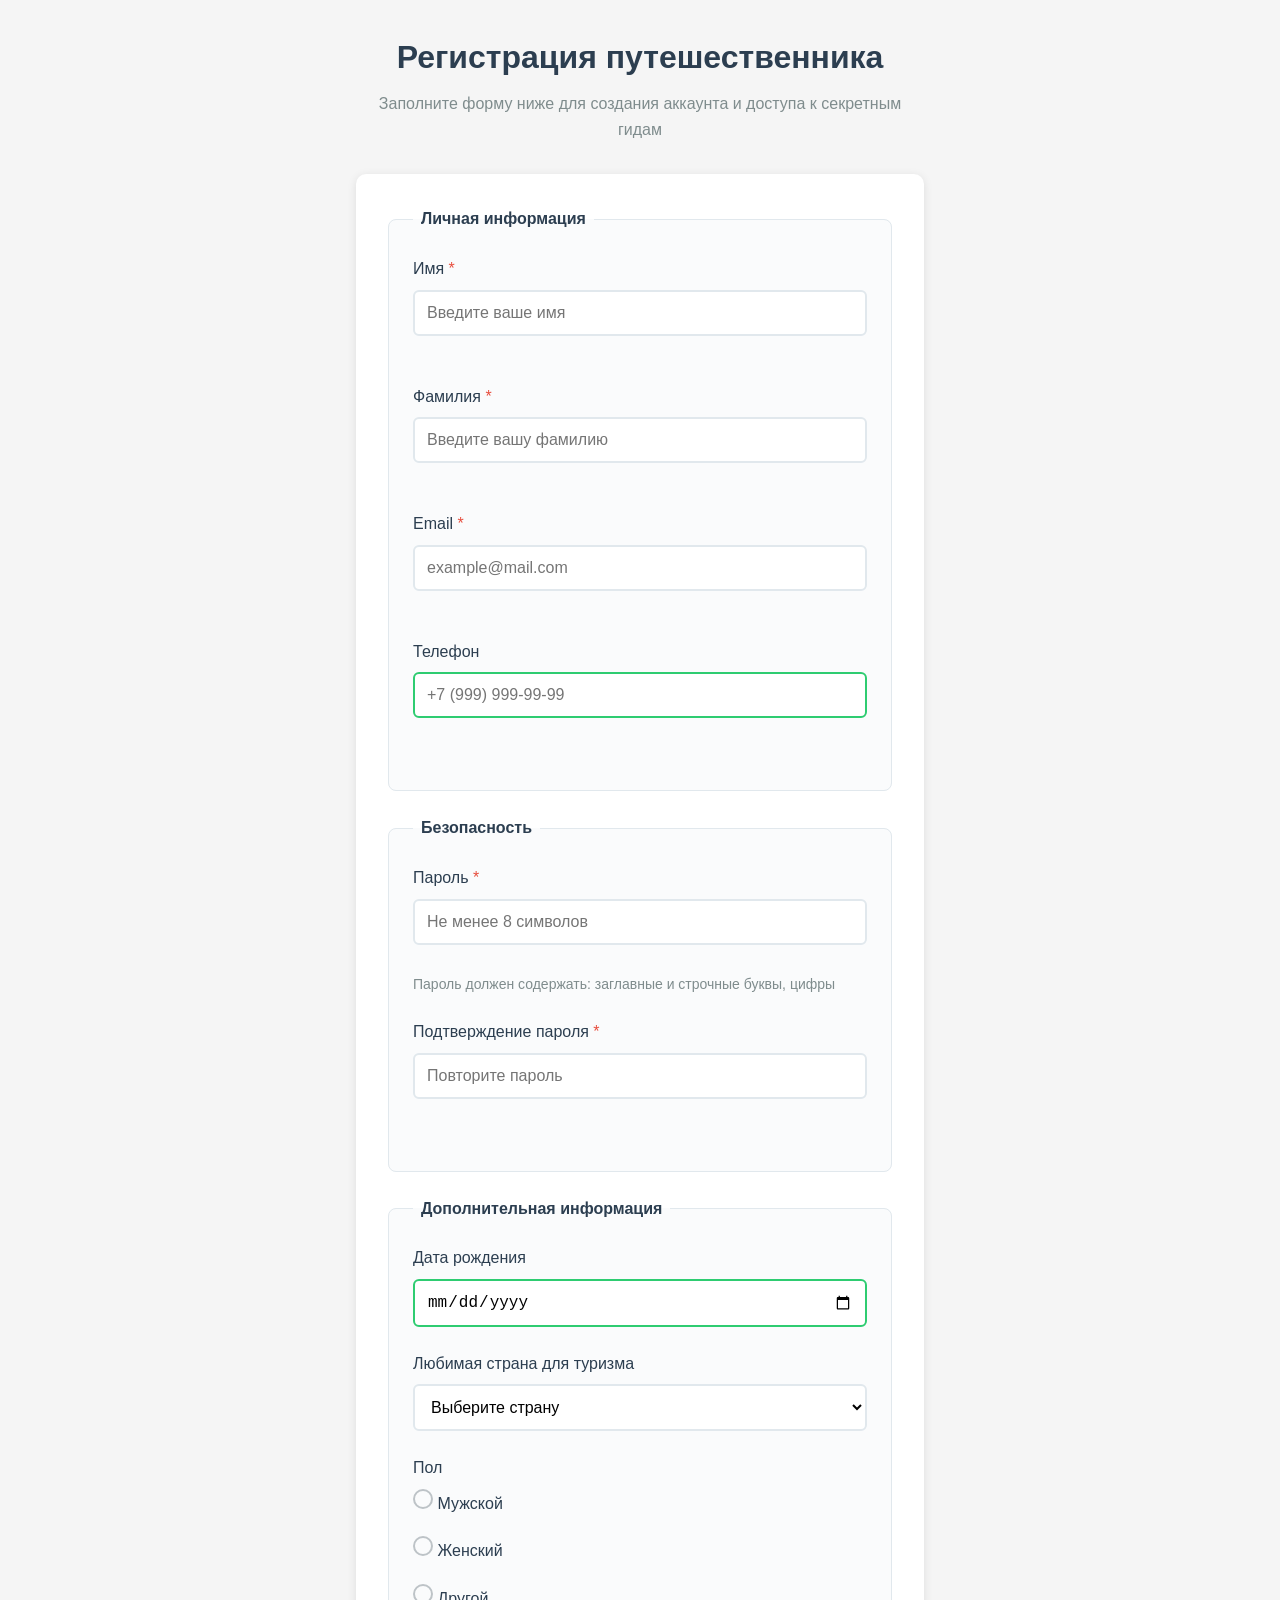
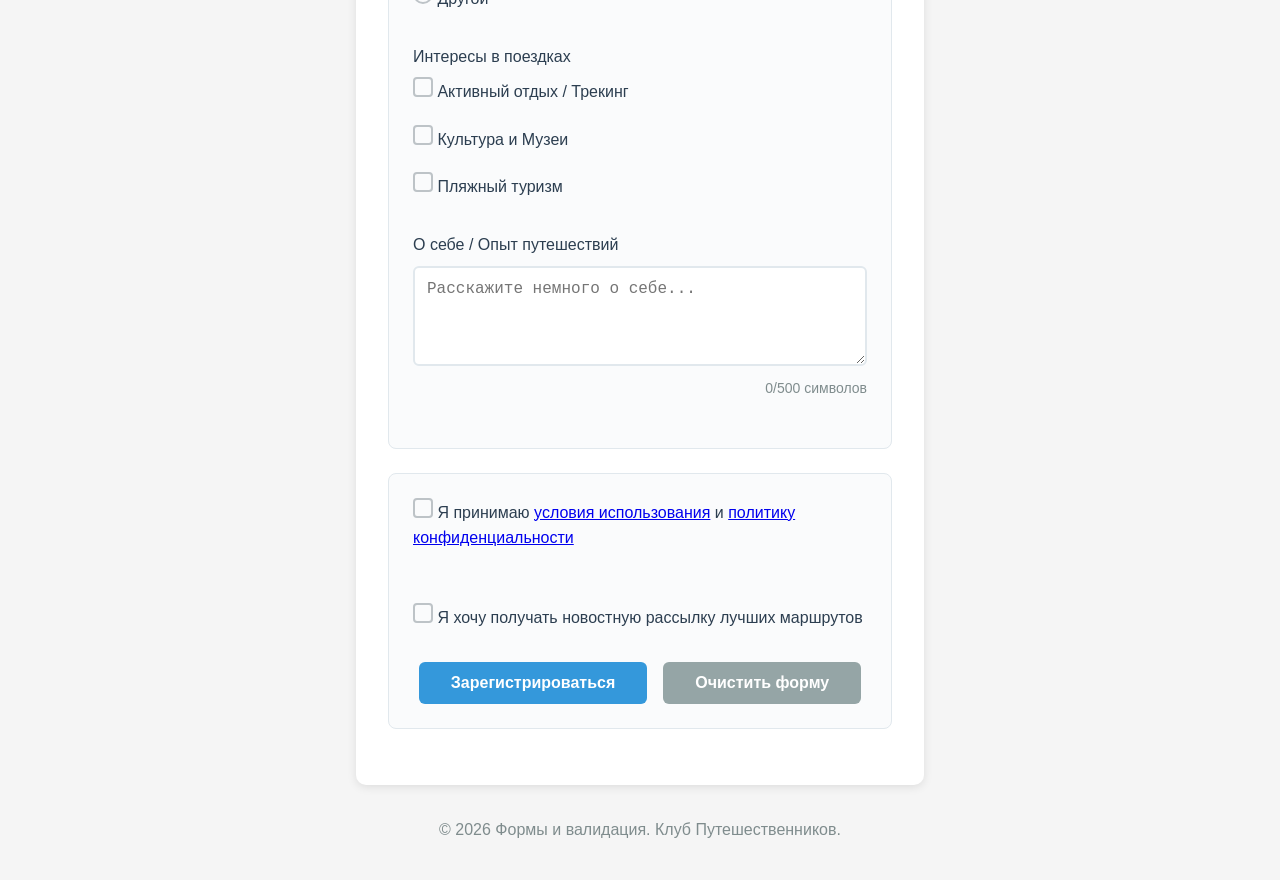
<file: index.html>
﻿<!DOCTYPE html>
<html lang="ru">
<head>
    <meta charset="UTF-8">
    <meta name="viewport" content="width=device-width, initial-scale=1.0">
    <title>Вёрстка и валидация форм — Клуб Путешественников</title>
    <link rel="stylesheet" href="reset.css">
    <link rel="stylesheet" href="styles.css">
</head>
<body>

    <div class="container">
        <header class="header">
            <h1>Регистрация путешественника</h1>
            <p>Заполните форму ниже для создания аккаунта и доступа к секретным гидам</p>
        </header>

        <main class="main">
            <form class="registration-form" id="registrationForm" novalidate>

                <!-- Личная информация -->
                <fieldset class="form-section">
                    <legend>Личная информация</legend>

                    <div class="form-group">
                        <label for="firstName" class="required">Имя</label>
                        <input type="text" id="firstName" name="firstName" required minlength="2" maxlength="50" placeholder="Введите ваше имя">
                        <span class="error-message" id="firstNameError"></span>
                    </div>

                    <div class="form-group">
                        <label for="lastName" class="required">Фамилия</label>
                        <input type="text" id="lastName" name="lastName" required minlength="2" maxlength="50" placeholder="Введите вашу фамилию">
                        <span class="error-message" id="lastNameError"></span>
                    </div>

                    <div class="form-group">
                        <label for="email" class="required">Email</label>
                        <input type="email" id="email" name="email" required placeholder="example@mail.com">
                        <span class="error-message" id="emailError"></span>
                    </div>

                    <div class="form-group">
                        <label for="phone">Телефон</label>
                        <input type="tel" id="phone" name="phone" pattern="[\+]\d{1,3}\s?\(?\d{1,5}\)?\s?\d{1,3}[\-]\d{2}[\-]\d{2}" placeholder="+7 (999) 999-99-99">
                        <span class="error-message" id="phoneError"></span>
                    </div>
                </fieldset>

                <!-- Пароль -->
                <fieldset class="form-section">
                    <legend>Безопасность</legend>

                    <div class="form-group">
                        <label for="password" class="required">Пароль</label>
                        <input type="password" id="password" name="password" required minlength="8" pattern="^(?=.*[a-z])(?=.*[A-Z])(?=.*\d).+$" placeholder="Не менее 8 символов">
                        <span class="error-message" id="passwordError"></span>
                        <div class="password-requirements">
                            Пароль должен содержать: заглавные и строчные буквы, цифры
                        </div>
                    </div>

                    <div class="form-group">
                        <label for="confirmPassword" class="required">Подтверждение пароля</label>
                        <input type="password" id="confirmPassword" name="confirmPassword" required placeholder="Повторите пароль">
                        <span class="error-message" id="confirmPasswordError"></span>
                    </div>
                </fieldset>

                <!-- Дополнительная информация -->
                <fieldset class="form-section">
                    <legend>Дополнительная информация</legend>

                    <div class="form-group">
                        <label for="birthDate">Дата рождения</label>
                        <input type="date" id="birthDate" name="birthDate" min="1900-01-01" max="2024-12-31">
                    </div>

                    <div class="form-group">
                        <label for="country">Любимая страна для туризма</label>
                        <select id="country" name="country">
                            <option value="">Выберите страну</option>
                            <option value="ru">Россия</option>
                            <option value="kz">Казахстан</option>
                            <option value="by">Беларусь</option>
                            <option value="other">Другая</option>
                        </select>
                    </div>

                    <div class="form-group">
                        <label>Пол</label>
                        <div class="radio-group">
                            <label class="radio-label">
                                <input type="radio" name="gender" value="male">
                                <span class="radio-custom"></span>
                                Мужской
                            </label>
                            <label class="radio-label">
                                <input type="radio" name="gender" value="female">
                                <span class="radio-custom"></span>
                                Женский
                            </label>
                            <label class="radio-label">
                                <input type="radio" name="gender" value="other">
                                <span class="radio-custom"></span>
                                Другой
                            </label>
                        </div>
                    </div>

                    <div class="form-group">
                        <label>Интересы в поездках</label>
                        <div class="checkbox-group">
                            <label class="checkbox-label">
                                <input type="checkbox" name="interests" value="programming">
                                <span class="checkbox-custom"></span>
                                Активный отдых / Трекинг
                            </label>
                            <label class="checkbox-label">
                                <input type="checkbox" name="interests" value="design">
                                <span class="checkbox-custom"></span>
                                Культура и Музеи
                            </label>
                            <label class="checkbox-label">
                                <input type="checkbox" name="interests" value="marketing">
                                <span class="checkbox-custom"></span>
                                Пляжный туризм
                            </label>
                        </div>
                    </div>

                    <div class="form-group">
                        <label for="bio">О себе / Опыт путешествий</label>
                        <textarea id="bio" name="bio" rows="4" maxlength="500" placeholder="Расскажите немного о себе..."></textarea>
                        <div class="char-counter">
                            <span id="charCount">0</span>/500 символов
                        </div>
                    </div>
                </fieldset>

                <!-- Соглашения и кнопки -->
                <div class="form-section">
                    <div class="form-group">
                        <label class="checkbox-label">
                            <input type="checkbox" id="terms" name="terms" required>
                            <span class="checkbox-custom"></span>
                            Я принимаю <a href="#">условия использования</a> и <a href="#">политику конфиденциальности</a>
                        </label>
                        <span class="error-message" id="termsError"></span>
                    </div>

                    <div class="form-group">
                        <label class="checkbox-label">
                            <input type="checkbox" id="newsletter" name="newsletter">
                            <span class="checkbox-custom"></span>
                            Я хочу получать новостную рассылку лучших маршрутов
                        </label>
                    </div>

                    <div class="form-actions">
                        <button type="submit" class="btn btn-primary">Зарегистрироваться</button>
                        <button type="reset" class="btn btn-secondary">Очистить форму</button>
                    </div>
                </div>

            </form>
        </main>

        <footer class="footer">
            <p>&copy; 2026 Формы и валидация. Клуб Путешественников.</p>
        </footer>
    </div>

    <script src="script.js"></script>
</body>
</html>
</file>
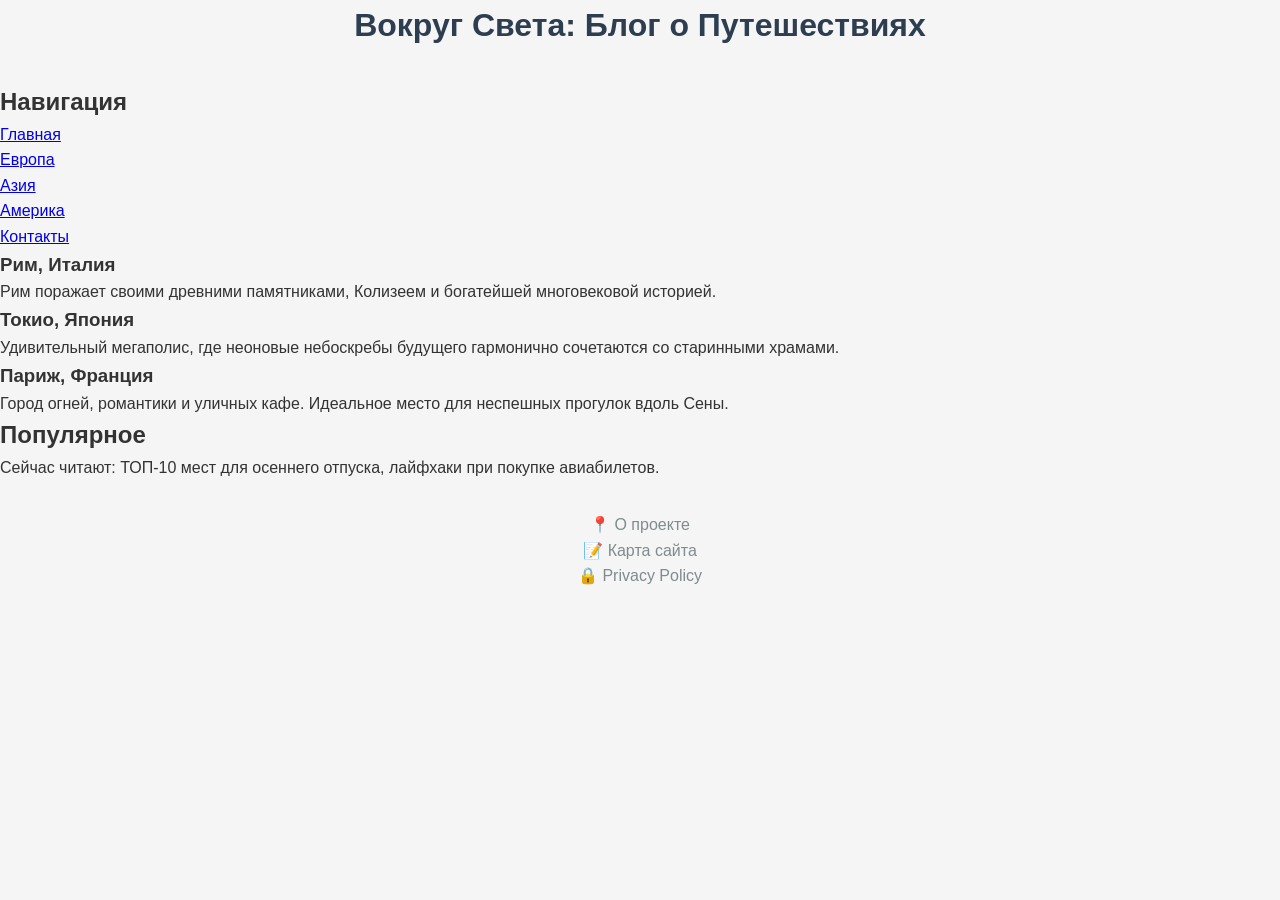
<file: HtmlPage1.html>
﻿<!DOCTYPE html>
<html lang="ru">
<head>
    <meta charset="UTF-8">
    <meta name="viewport" content="width=device-width, initial-scale=1.0">
    <title>Мир Путешествий — Flexbox Layout</title>
    <link rel="stylesheet" href="reset.css">
    <link rel="stylesheet" href="styles.css">
</head>
<body>

    <header class="header">
        <h1>Вокруг Света: Блог о Путешествиях</h1>
    </header>

    <main class="main">
        <nav class="navigation">
            <h2>Навигация</h2>
            <ul>
                <li><a href="#">Главная</a></li>
                <li><a href="#">Европа</a></li>
                <li><a href="#">Азия</a></li>
                <li><a href="#">Америка</a></li>
                <li><a href="#">Контакты</a></li>
            </ul>
        </nav>

        <section class="content">
            <article class="card">
                <h3>Рим, Италия</h3>
                <p>Рим поражает своими древними памятниками, Колизеем и богатейшей многовековой историей.</p>
            </article>
            <article class="card">
                <h3>Токио, Япония</h3>
                <p>Удивительный мегаполис, где неоновые небоскребы будущего гармонично сочетаются со старинными храмами.</p>
            </article>
            <article class="card">
                <h3>Париж, Франция</h3>
                <p>Город огней, романтики и уличных кафе. Идеальное место для неспешных прогулок вдоль Сены.</p>
            </article>
        </section>

        <aside class="sidebar">
            <h2>Популярное</h2>
            <p>Сейчас читают: ТОП-10 мест для осеннего отпуска, лайфхаки при покупке авиабилетов.</p>
        </aside>
    </main>

    <footer class="footer">
        <div class="footer-content">
            <div class="footer-section">📍 О проекте</div>
            <div class="footer-section">📝 Карта сайта</div>
            <div class="footer-section">🔒 Privacy Policy</div>
        </div>
    </footer>

</body>
</html>
</file>
<file: styles.css>
﻿.container {
    max-width: 600px;
    margin: 0 auto;
    padding: 2rem 1rem;
}

.header {
    text-align: center;
    margin-bottom: 2rem;
}

    .header h1 {
        color: #2c3e50;
        margin-bottom: 0.5rem;
    }

    .header p {
        color: #7f8c8d;
    }

/* --- Стили формы --- */
.registration-form {
    background: white;
    padding: 2rem;
    border-radius: 10px;
    box-shadow: 0 2px 10px rgba(0,0,0,0.1);
}

.form-section {
    border: 1px solid #e1e8ed;
    border-radius: 8px;
    padding: 1.5rem;
    margin-bottom: 1.5rem;
    background: #fafbfc;
}

    .form-section legend {
        font-weight: 600;
        color: #2c3e50;
        padding: 0 0.5rem;
    }

/* --- Группы полей --- */
.form-group {
    margin-bottom: 1.5rem;
    position: relative;
}

    .form-group label {
        display: block;
        margin-bottom: 0.5rem;
        font-weight: 500;
        color: #2c3e50;
    }

        .form-group label.required::after {
            content: " *";
            color: #e74c3c;
        }

    /* --- Поля ввода --- */
    .form-group input,
    .form-group select,
    .form-group textarea {
        width: 100%;
        padding: 0.75rem;
        border: 2px solid #e1e8ed;
        border-radius: 6px;
        font-size: 1rem;
        transition: all 0.3s ease;
        background: white;
    }

        .form-group input:focus,
        .form-group select:focus,
        .form-group textarea:focus {
            outline: none;
            border-color: #3498db;
            box-shadow: 0 0 0 3px rgba(52, 152, 219, 0.1);
        }

        /* Нативная псевдовалидация (когда фокус убран и поле не пустое) */
        .form-group input:invalid:not(:focus):not(:placeholder-shown) {
            border-color: #e74c3c;
        }

        .form-group input:valid:not(:focus) {
            border-color: #2ecc71;
        }

/* --- Сообщения об ошибках --- */
.error-message {
    display: block;
    color: #e74c3c;
    font-size: 0.875rem;
    margin-top: 0.25rem;
    min-height: 1.25rem;
}

/* --- Группы radio и checkbox --- */
.radio-group,
.checkbox-group {
    display: flex;
    flex-direction: column;
    gap: 0.75rem;
}

.radio-label,
.checkbox-label {
    display: flex;
    align-items: center;
    gap: 0.75rem;
    cursor: pointer;
    font-weight: normal;
}

    .radio-label input,
    .checkbox-label input {
        width: auto;
        margin: 0;
    }

/* --- Кастомные radio и checkbox --- */
.radio-custom,
.checkbox-custom {
    width: 20px;
    height: 20px;
    border: 2px solid #bdc3c7;
    border-radius: 50%;
    display: inline-block;
    position: relative;
    transition: all 0.3s ease;
}

.checkbox-custom {
    border-radius: 4px;
}

/* Скрываем стандартные инпуты, оставляя кастомный элемент видимым */
.radio-label input,
.checkbox-label input {
    display: none;
}

    .radio-label input:checked + .radio-custom {
        border-color: #3498db;
        background: #3498db;
    }

        .radio-label input:checked + .radio-custom::after {
            content: "";
            width: 8px;
            height: 8px;
            background: white;
            border-radius: 50%;
            position: absolute;
            top: 50%;
            left: 50%;
            transform: translate(-50%, -50%);
        }

    .checkbox-label input:checked + .checkbox-custom {
        border-color: #3498db;
        background: #3498db;
    }

        .checkbox-label input:checked + .checkbox-custom::after {
            content: "✓";
            color: white;
            font-size: 14px;
            position: absolute;
            top: 50%;
            left: 50%;
            transform: translate(-50%, -50%);
        }

/* --- Кнопки --- */
.form-actions {
    display: flex;
    gap: 1rem;
    justify-content: center;
    margin-top: 2rem;
}

.btn {
    padding: 0.75rem 2rem;
    border: none;
    border-radius: 6px;
    font-size: 1rem;
    font-weight: 600;
    cursor: pointer;
    transition: all 0.3s ease;
}

.btn-primary {
    background: #3498db;
    color: white;
}

    .btn-primary:hover {
        background: #2980b9;
        transform: translateY(-1px);
    }

.btn-secondary {
    background: #95a5a6;
    color: white;
}

    .btn-secondary:hover {
        background: #7f8c8d;
    }

/* --- Дополнительные элементы --- */
.password-requirements {
    font-size: 0.875rem;
    color: #7f8c8d;
    margin-top: 0.25rem;
}

.char-counter {
    text-align: right;
    font-size: 0.875rem;
    color: #7f8c8d;
    margin-top: 0.25rem;
}

.footer {
    text-align: center;
    margin-top: 2rem;
    color: #7f8c8d;
}

/* --- Стили для JS-ошибок (Часть 4) --- */
.form-group input.error,
.form-group select.error,
.form-group textarea.error {
    border-color: #e74c3c;
    background-color: #fdf2f2;
}

    .form-group input.error:focus,
    .form-group select.error:focus,
    .form-group textarea.error:focus {
        box-shadow: 0 0 0 3px rgba(231, 76, 60, 0.1);
    }

/* --- Анимация ошибки --- */
@keyframes shake {
    0%, 100% {
        transform: translateX(0);
    }

    25% {
        transform: translateX(-5px);
    }

    75% {
        transform: translateX(5px);
    }
}

.form-group input.error {
    animation: shake 0.3s ease-in-out;
}

/* --- Адаптивность --- */
@media (max-width: 768px) {
    .container {
        padding: 1rem;
    }

    .registration-form {
        padding: 1rem;
    }

    .form-actions {
        flex-direction: column;
    }

    .btn {
        width: 100%;
    }

    .radio-group, .checkbox-group {
        gap: 0.5rem;
    }
}
</file>
